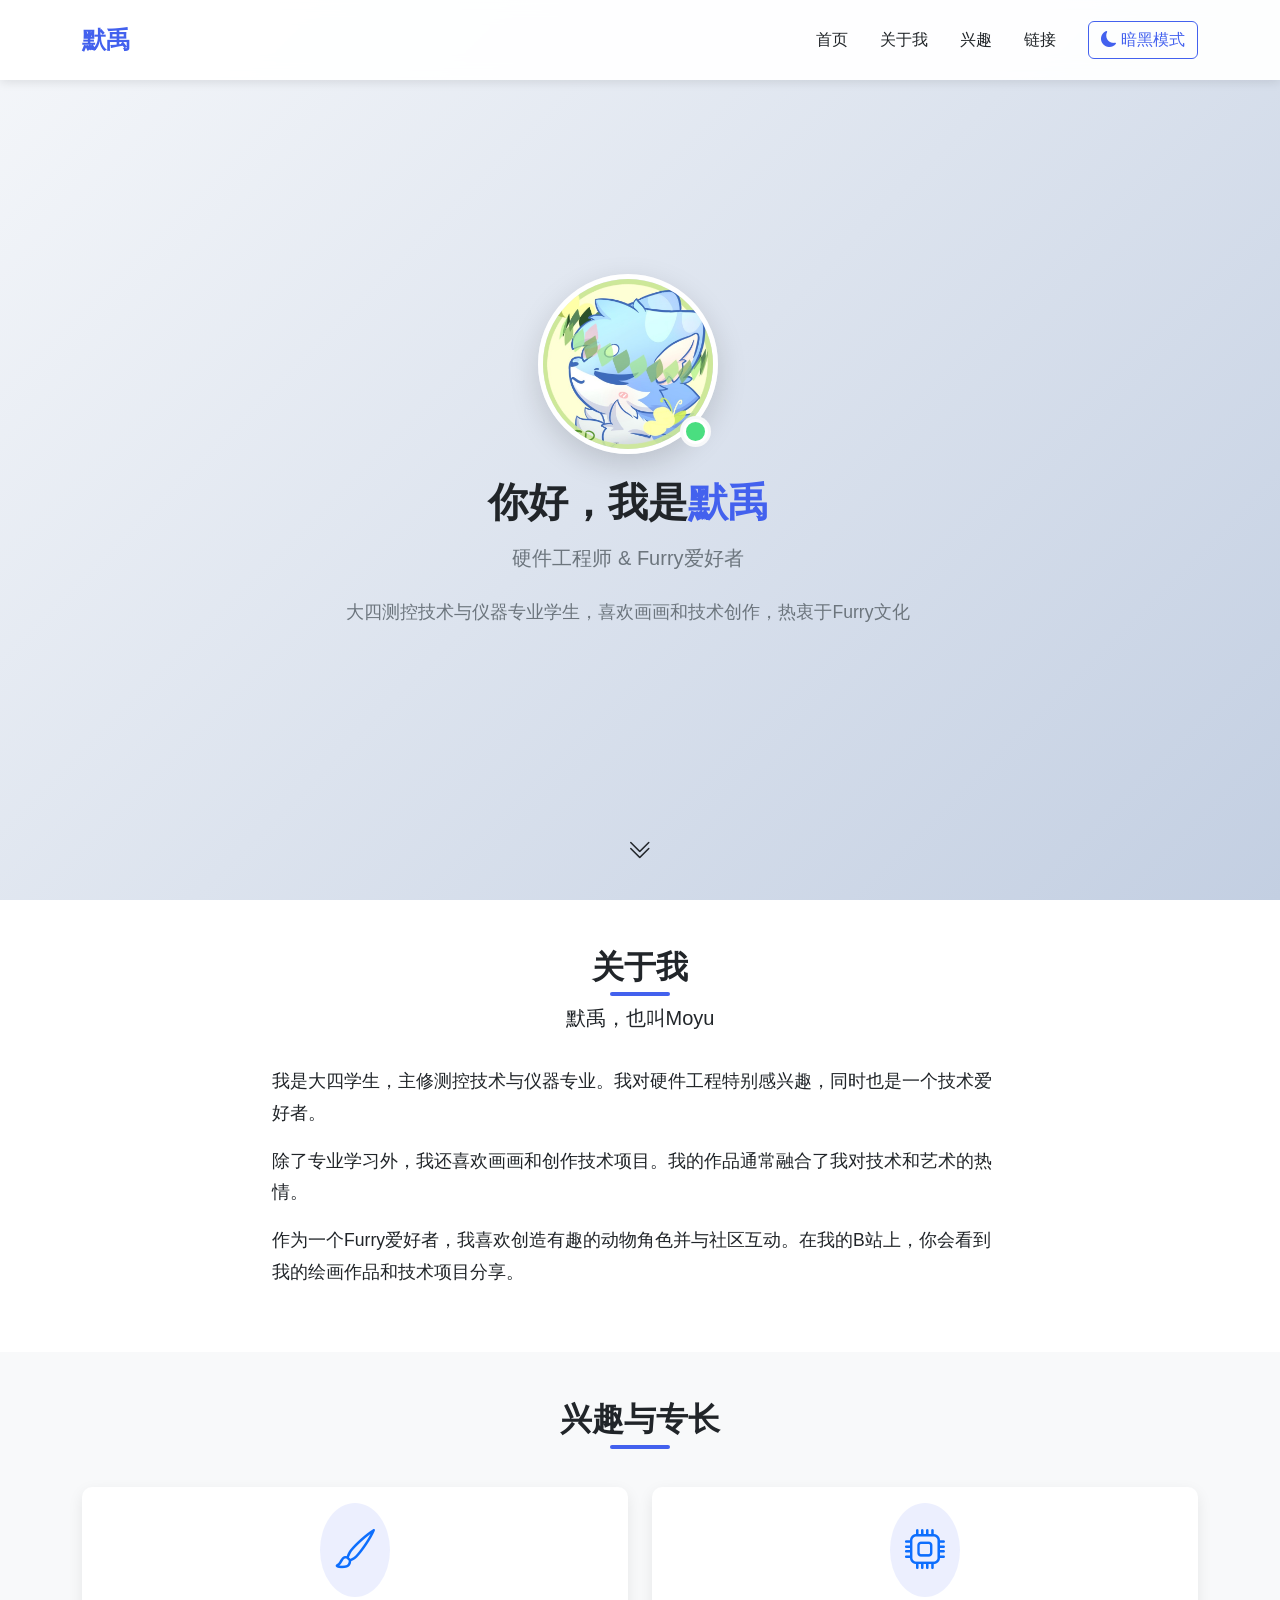
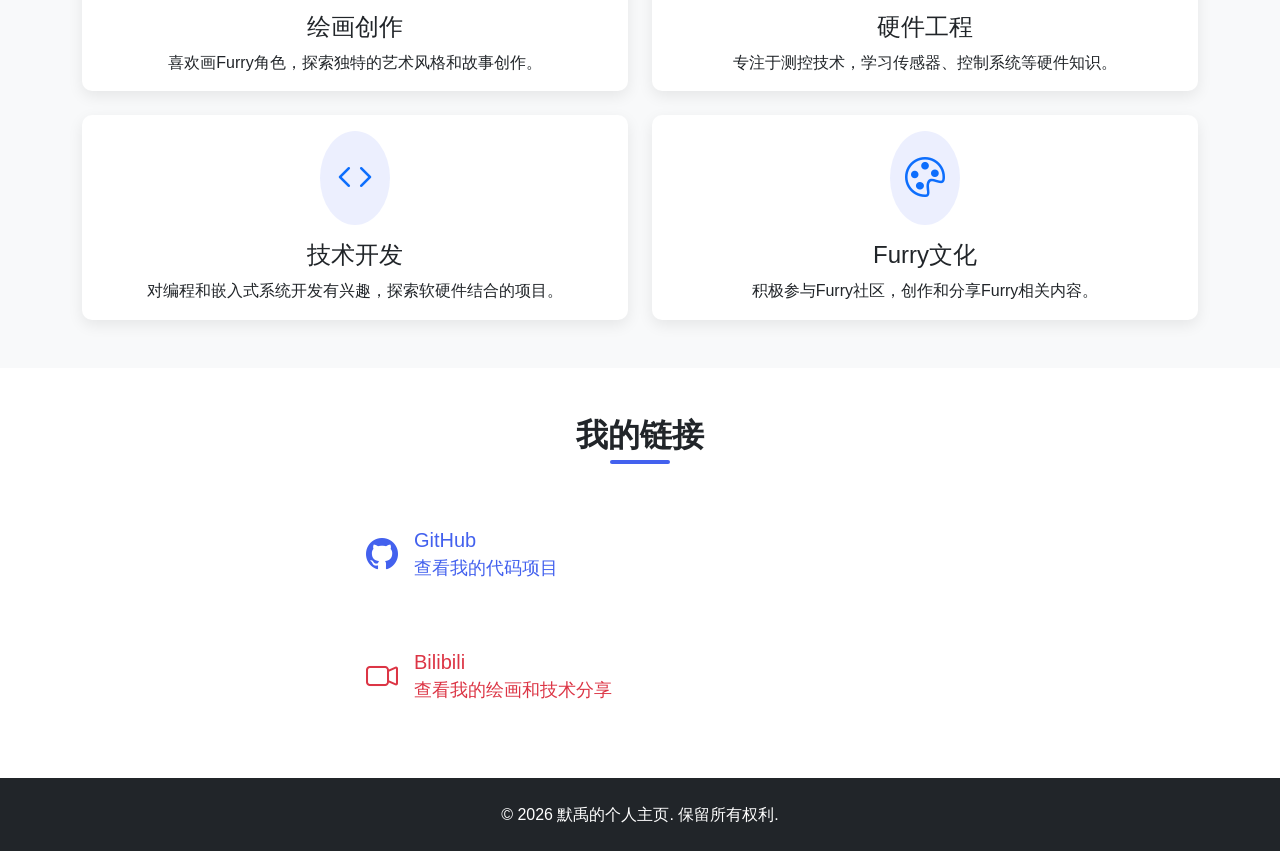
<file: index.html>
<!DOCTYPE html>
<html lang="zh-CN">
<head>
    <meta charset="UTF-8">
    <meta name="viewport" content="width=device-width, initial-scale=1.0">
    <title>默禹的个人主页</title>
    <!-- Bootstrap CSS -->
    <link href="https://cdn.jsdelivr.net/npm/bootstrap@5.3.0/dist/css/bootstrap.min.css" rel="stylesheet">
    <!-- Bootstrap Icons -->
    <link rel="stylesheet" href="https://cdn.jsdelivr.net/npm/bootstrap-icons@1.10.0/font/bootstrap-icons.css">
    <!-- 自定义CSS -->
    <link href="style.css" rel="stylesheet">
</head>
<body>
    <!-- 导航栏 -->
    <nav class="navbar navbar-expand-lg navbar-dark fixed-top">
        <div class="container">
            <a class="navbar-brand" href="#">默禹</a>
            <button class="navbar-toggler" type="button" data-bs-toggle="collapse" data-bs-target="#navbarNav">
                <span class="navbar-toggler-icon"></span>
            </button>
            <div class="collapse navbar-collapse" id="navbarNav">
                <ul class="navbar-nav ms-auto">
                    <li class="nav-item">
                        <a class="nav-link" href="#home">首页</a>
                    </li>
                    <li class="nav-item">
                        <a class="nav-link" href="#about">关于我</a>
                    </li>
                    <li class="nav-item">
                        <a class="nav-link" href="#interests">兴趣</a>
                    </li>
                    <li class="nav-item">
                        <a class="nav-link" href="#links">链接</a>
                    </li>
                </ul>
                <div class="ms-3">
                    <button class="btn btn-outline-primary" onclick="toggleDarkMode()">
                        <i class="bi bi-moon-fill"></i> 暗黑模式
                    </button>
                </div>
            </div>
        </div>
    </nav>

    <!-- 首屏介绍区 -->
    <section id="home" class="hero-section text-center">
        <div class="container d-flex align-items-center h-100">
            <div class="row justify-content-center w-100">
                <div class="col-md-8 mx-auto">
                    <div class="avatar-container mx-auto">
                        <img src="./avatar.jpg" alt="默禹的头像" class="avatar rounded-circle img-fluid">
                        <div class="status-indicator"></div>
                    </div>
                    <h1 class="hero-title mt-4">你好，我是<span class="highlight">默禹</span></h1>
                    <p class="hero-subtitle lead">硬件工程师 & Furry爱好者</p>
                    <p class="hero-description mt-4">
                        大四测控技术与仪器专业学生，喜欢画画和技术创作，热衷于Furry文化
                    </p>
                    <div class="scroll-down mt-5">
                        <a href="#about" class="scroll-btn">
                            <i class="bi bi-chevron-double-down"></i>
                        </a>
                    </div>
                </div>
            </div>
        </div>
    </section>

    <!-- 关于我部分 -->
    <section id="about" class="py-5">
        <div class="container">
            <div class="row justify-content-center">
                <div class="col-lg-8">
                    <h2 class="section-title text-center">关于我</h2>
                    <div class="text-center mb-4">
                        <p class="lead">默禹，也叫Moyu</p>
                    </div>
                    <div class="about-content">
                        <p>我是大四学生，主修测控技术与仪器专业。我对硬件工程特别感兴趣，同时也是一个技术爱好者。</p>
                        <p>除了专业学习外，我还喜欢画画和创作技术项目。我的作品通常融合了我对技术和艺术的热情。</p>
                        <p>作为一个Furry爱好者，我喜欢创造有趣的动物角色并与社区互动。在我的B站上，你会看到我的绘画作品和技术项目分享。</p>
                    </div>
                </div>
            </div>
        </div>
    </section>

    <!-- 兴趣部分 -->
    <section id="interests" class="py-5 bg-light">
        <div class="container">
            <h2 class="section-title text-center mb-5">兴趣与专长</h2>
            <div class="row g-4">
                <div class="col-md-6">
                    <div class="card h-100 interest-card">
                        <div class="card-body text-center">
                            <div class="icon mb-3">
                                <i class="bi bi-brush fs-1 text-primary"></i>
                            </div>
                            <h4 class="card-title">绘画创作</h4>
                            <p class="card-text">喜欢画Furry角色，探索独特的艺术风格和故事创作。</p>
                        </div>
                    </div>
                </div>
                
                <div class="col-md-6">
                    <div class="card h-100 interest-card">
                        <div class="card-body text-center">
                            <div class="icon mb-3">
                                <i class="bi bi-cpu fs-1 text-primary"></i>
                            </div>
                            <h4 class="card-title">硬件工程</h4>
                            <p class="card-text">专注于测控技术，学习传感器、控制系统等硬件知识。</p>
                        </div>
                    </div>
                </div>
                
                <div class="col-md-6">
                    <div class="card h-100 interest-card">
                        <div class="card-body text-center">
                            <div class="icon mb-3">
                                <i class="bi bi-code fs-1 text-primary"></i>
                            </div>
                            <h4 class="card-title">技术开发</h4>
                            <p class="card-text">对编程和嵌入式系统开发有兴趣，探索软硬件结合的项目。</p>
                        </div>
                    </div>
                </div>
                
                <div class="col-md-6">
                    <div class="card h-100 interest-card">
                        <div class="card-body text-center">
                            <div class="icon mb-3">
                                <i class="bi bi-palette fs-1 text-primary"></i>
                            </div>
                            <h4 class="card-title">Furry文化</h4>
                            <p class="card-text">积极参与Furry社区，创作和分享Furry相关内容。</p>
                        </div>
                    </div>
                </div>
            </div>
        </div>
    </section>

    <!-- 链接部分 -->
    <section id="links" class="py-5">
        <div class="container">
            <div class="row justify-content-center">
                <div class="col-lg-8">
                    <h2 class="section-title text-center mb-5">我的链接</h2>
                    <div class="links-container">
                        <div class="d-grid gap-3">
                            <a href="https://github.com/moyu123owo" class="btn btn-outline-primary btn-lg p-4" target="_blank">
                                <div class="d-flex align-items-center">
                                    <i class="bi bi-github fs-2 me-3"></i>
                                    <div class="text-start">
                                        <h5 class="mb-0">GitHub</h5>
                                        <small>查看我的代码项目</small>
                                    </div>
                                </div>
                            </a>
                            
                            <a href="https://space.bilibili.com/168014753" class="btn btn-outline-danger btn-lg p-4" target="_blank">
                                <div class="d-flex align-items-center">
                                    <i class="bi bi-camera-video fs-2 me-3"></i>
                                    <div class="text-start">
                                        <h5 class="mb-0">Bilibili</h5>
                                        <small>查看我的绘画和技术分享</small>
                                    </div>
                                </div>
                            </a>
                        </div>
                    </div>
                </div>
            </div>
        </div>
    </section>

    <!-- 页脚 -->
    <footer class="py-4">
        <div class="container text-center">
            <p class="mb-0">&copy; 2026 默禹的个人主页. 保留所有权利.</p>
        </div>
    </footer>

    <!-- Bootstrap JS -->
    <script src="https://cdn.jsdelivr.net/npm/bootstrap@5.3.0/dist/js/bootstrap.bundle.min.js"></script>
    <!-- 自定义JS -->
    <script src="main.js"></script>
</body>
</html>
</file>
<file: style.css>
/* 全局样式 */
:root {
  --primary-color: #4361ee;
  --secondary-color: #3f37c9;
  --accent-color: #4cc9f0;
  --light-bg: #f8f9fa;
  --dark-bg: #212529;
  --text-primary: #212529;
  --text-secondary: #6c757d;
  --transition-speed: 0.3s;
}

* {
  margin: 0;
  padding: 0;
  box-sizing: border-box;
}

html {
  scroll-behavior: smooth;
}

body {
  font-family: 'Segoe UI', Tahoma, Geneva, Verdana, sans-serif;
  color: var(--text-primary);
  line-height: 1.6;
  overflow-x: hidden;
}

/* 导航栏样式 */
.navbar {
  background-color: rgba(255, 255, 255, 0.95);
  box-shadow: 0 2px 10px rgba(0,0,0,0.1);
  padding: 1rem 0;
  backdrop-filter: blur(10px);
}

.navbar-dark .navbar-brand {
  font-weight: 700;
  font-size: 1.5rem;
  color: var(--primary-color);
}

.navbar-dark .navbar-nav .nav-link {
  color: var(--text-primary);
  font-weight: 500;
  position: relative;
  padding: 0.5rem 1rem;
}

.navbar-dark .navbar-nav .nav-link::after {
  content: '';
  position: absolute;
  bottom: 0;
  left: 1rem;
  right: 1rem;
  height: 2px;
  background: var(--primary-color);
  transform: scaleX(0);
  transition: transform var(--transition-speed) ease;
}

.navbar-dark .navbar-nav .nav-link.active::after,
.navbar-dark .navbar-nav .nav-link:hover::after {
  transform: scaleX(1);
}

/* 首屏介绍区 */
.hero-section {
  height: 100vh;
  background: linear-gradient(135deg, #f5f7fa 0%, #c3cfe2 100%);
  position: relative;
  overflow: hidden;
}

.avatar-container {
  position: relative;
  width: 180px;
  height: 180px;
  margin-bottom: 1.5rem;
}

.avatar {
  width: 100%;
  height: 100%;
  object-fit: cover;
  border: 5px solid white;
  box-shadow: 0 10px 30px rgba(0,0,0,0.15);
}

.status-indicator {
  position: absolute;
  bottom: 10px;
  right: 10px;
  width: 25px;
  height: 25px;
  border-radius: 50%;
  background: #4ade80;
  border: 3px solid white;
  box-shadow: 0 0 0 3px var(--light-bg);
}

.hero-title {
  font-size: 2.5rem;
  font-weight: 700;
  margin-bottom: 1rem;
  color: var(--text-primary);
}

.highlight {
  color: var(--primary-color);
  position: relative;
}

.highlight::after {
  content: '';
  position: absolute;
  bottom: 0;
  left: 0;
  width: 100%;
  height: 15px;
  background: rgba(67, 97, 238, 0.2);
  z-index: -1;
}

.hero-subtitle {
  font-size: 1.25rem;
  color: var(--text-secondary);
  font-weight: 500;
}

.hero-description {
  font-size: 1.1rem;
  max-width: 600px;
  margin: 0 auto;
  color: var(--text-secondary);
}

.social-links a {
  color: var(--text-primary);
  transition: all var(--transition-speed) ease;
}

.social-links a:hover {
  color: var(--primary-color);
  transform: translateY(-3px);
}

.scroll-down {
  position: absolute;
  bottom: 30px;
  left: 50%;
  transform: translateX(-50%);
}

.scroll-btn {
  display: inline-block;
  color: var(--text-primary);
  font-size: 1.5rem;
  animation: bounce 2s infinite;
}

@keyframes bounce {
  0%, 20%, 50%, 80%, 100% {transform: translateY(0);}
  40% {transform: translateY(-20px);}
  60% {transform: translateY(-10px);}
}

/* 通用样式 */
.section-title {
  font-size: 2rem;
  font-weight: 700;
  position: relative;
  margin-bottom: 1rem;
  color: var(--text-primary);
}

.section-title::after {
  content: '';
  position: absolute;
  bottom: -10px;
  left: 50%;
  transform: translateX(-50%);
  width: 60px;
  height: 4px;
  background: var(--primary-color);
  border-radius: 2px;
}

/* 关于我部分 */
#about {
  background-color: white;
}

.about-content {
  margin-top: 2rem;
  font-size: 1.1rem;
  line-height: 1.8;
}

/* 兴趣部分 */
.interest-card {
  border: none;
  border-radius: 10px;
  overflow: hidden;
  box-shadow: 0 5px 15px rgba(0,0,0,0.08);
  transition: transform var(--transition-speed) ease;
  background: white;
}

.interest-card:hover {
  transform: translateY(-10px);
}

.icon {
  display: inline-block;
  padding: 15px;
  background: rgba(67, 97, 238, 0.1);
  border-radius: 50%;
}

/* 链接部分 */
.links-container {
  max-width: 600px;
  margin: 0 auto;
}

.links-container .btn {
  border-radius: 12px;
  transition: all var(--transition-speed) ease;
  border: 2px solid transparent;
}

.links-container .btn:hover {
  transform: scale(1.03);
  border-color: var(--primary-color);
}

/* 联系部分 */
#contact form input,
#contact form textarea {
  border-radius: 8px;
  padding: 12px 15px;
  border: 1px solid #e1e5eb;
  margin-bottom: 15px;
  transition: border-color var(--transition-speed) ease;
}

#contact form input:focus,
#contact form textarea:focus {
  border-color: var(--primary-color);
  box-shadow: 0 0 0 0.25rem rgba(67, 97, 238, 0.25);
  outline: 0;
}

/* 按钮样式调整 */
.btn-outline-primary {
  color: var(--primary-color);
  border-color: var(--primary-color);
}

.btn-outline-primary:hover {
  background-color: var(--primary-color);
  border-color: var(--primary-color);
}

.btn-outline-danger {
  color: #dc3545;
  border-color: #dc3545;
}

.btn-outline-danger:hover {
  background-color: #dc3545;
  border-color: #dc3545;
}

/* 页脚 */
footer {
  background-color: var(--dark-bg);
  color: white;
}

/* 响应式设计 */
@media (max-width: 768px) {
  .hero-title {
    font-size: 2rem;
  }
  
  .hero-subtitle {
    font-size: 1rem;
  }
  
  .avatar-container {
    width: 140px;
    height: 140px;
  }
  
  .section-title {
    font-size: 1.75rem;
  }
  
  .scroll-down {
    display: none;
  }
  
  .links-container .btn {
    padding: 1rem !important;
  }
}

@media (max-width: 576px) {
  .hero-title {
    font-size: 1.75rem;
  }
  
  .hero-section {
    height: auto;
    padding: 100px 0;
  }
}

/* 暗色主题 */
body.dark-mode {
  background-color: #121212;
  color: #e0e0e0;
}

body.dark-mode .navbar {
  background-color: rgba(18, 18, 18, 0.95) !important;
  color: white;
}

body.dark-mode .navbar-dark .navbar-brand {
  color: var(--accent-color);
}

body.dark-mode .navbar-dark .navbar-nav .nav-link {
  color: #e0e0e0;
}

body.dark-mode .hero-section {
  background: linear-gradient(135deg, #1a1a2e 0%, #16213e 100%);
}

body.dark-mode .section-title {
  color: #e0e0e0;
}

body.dark-mode #about {
  background-color: #1e1e1e;
}

body.dark-mode .interest-card {
  background: #2d2d2d;
  color: #e0e0e0;
}

body.dark-mode .about-content {
  color: #e0e0e0;
}

body.dark-mode .links-container .btn {
  background: #2d2d2d;
  color: #e0e0e0;
}

body.dark-mode footer {
  background-color: #0d0d0d;
}
</file>
